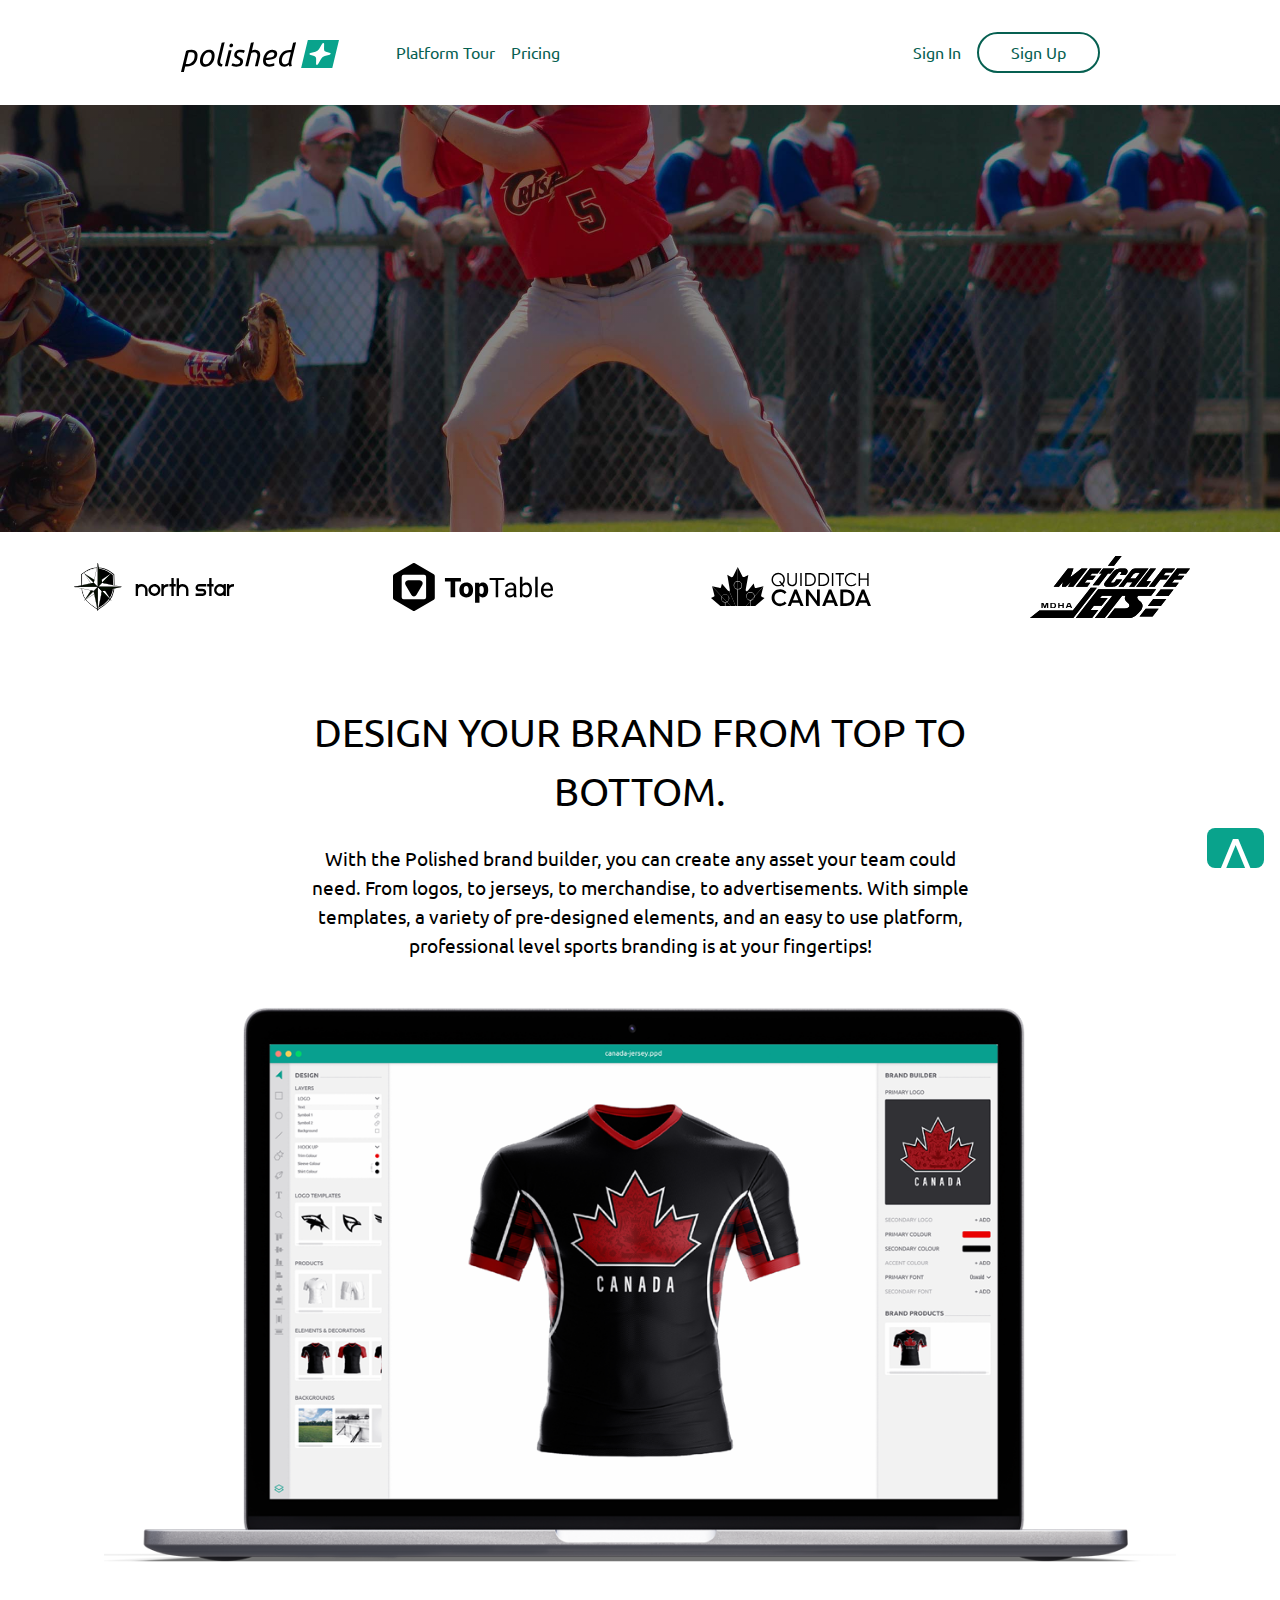
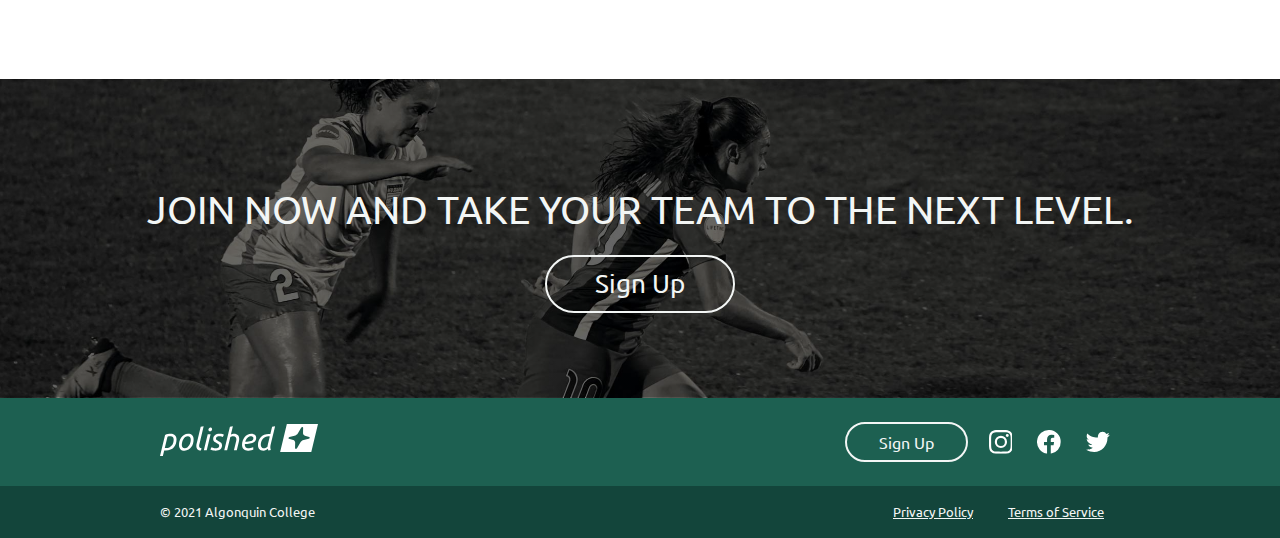
<file: index.html>
<!DOCTYPE html>
<html lang="en">

<head>
    <meta charset="UTF-8">
    <meta http-equiv="X-UA-Compatible" content="IE=edge">
    <meta name="viewport" content="width=device-width, initial-scale=1.0">
    <title>Polished+</title>
    <link rel="stylesheet" href="./css/main.css">
    <link rel="preconnect" href="https://fonts.googleapis.com">
    <link rel="preconnect" href="https://fonts.gstatic.com" crossorigin>
    <link href="https://fonts.googleapis.com/css2?family=Ubuntu:ital,wght@0,300;0,400;0,700;1,300;1,400;1,700&display=swap" rel="stylesheet">  
</head>

<body>
    
    <ul class="skip-links">
        <li><a href="#nav">Skip to navigation</a></li>
        <li><a href="#main">Skip to main content</a></li>
        <li><a href="#footer">Skip to footer</a></li>
    </ul>

    <header class="masthead" role="banner">
        <div class="container-header container-flex">
            <h1 class="logo masthead-item-one">
                    <a href="./">
                        <img src="logos/logo-polished-color.svg" alt="Polished">
                    </a>
            </h1>
            <nav id="nav" role="navigation" class="masthead-item-two">
                <ul class="ul-masthead">
                    <li><a href="./platform-tour.html">Platform Tour</a></li>
                    <li><a href="./pricing.html">Pricing</a></li>
                    <li class="sign-in"><a href="#">Sign In</a></li>
                    <li><a class="button btn-green sign-up" href="sign-up.html">Sign Up </a></li>
                </ul>
            </nav>
            <a class="nav-toggle" href="#nav" aria-label="Click to open mobile nav">
                <span class="toggle top"></span>
                <span class="toggle middle"></span>
                <span class="toggle bottom"></span>
            </a>
        </div>
    </header>
    

    <main id="main" role="main">
        <header class="banner banner-hero" tabindex="0"> <!-- Hero banner -->
            <div class= "container">
                <h2>Community feel. Professional look.</h2>
                <p>Create your team’s new look with our simple, fast brand builder.</p>
                <a class="button btn-green" href="#">Sign Up</a>
            </div>
        </header>

        <section tabindex="0"> <!-- Logo bar -->
            <ul class="logo-bar">
                <li class="logo-item one"><img src="images/logos/logo-ns.svg" alt="north star's logo"/></li>
                <li class="logo-item two"><img src="images/logos/logo-tt.svg" alt="TopTable's logo"/></li>
                <li class="logo-item three"><img src="images/logos/logo-qc.svg" alt="QUIDDITCH CANADA's logo"/></li>
                <li class="logo-item four"><img src="images/logos/logo-met.svg" alt="Metcalfe Jets' logo"/></li>
            </ul>
        </section>

        <section class="product" tabindex="0"> <!-- Product intro -->
            <div class="container">
                <div class="container-text product-platform">
                    <h2>Design your brand from top to bottom.</h2>
                    <p>With the Polished brand builder, you can create any asset your team could need. From logos, to jerseys, to merchandise, to advertisements. With simple templates, a variety of pre-designed elements, and an easy to use platform, professional level sports branding is at your fingertips!</p>
                </div>
                <img src="images/product/laptop-platform.png" alt="Laptop platform">
            </div>
        </section>

        <section  class="banner banner-action" tabindex="0"><!-- Call to Action Banner -->
            <h2>Join now and take your team to the next level.</h2>
            <a class="button btn-white" href="#">Sign Up</a>
        </section>
    </main> 

    <footer id="footer" role="contentinfo">
        <div class="footer-top container-flex">
            <a class= "logo" href="/">
                <img src="images/logos/logo-polished-white.svg" alt="white polished logo">
                </a>
            <span class="footer-sign-up"><a class="button btn-white" href="#">Sign Up</a></span> 
            <div>
                <a href="#">
                    <i class="icon">
                        <svg>
                            <use xlink:href="images/icons.svg#ig"></use>
                        </svg>
                    </i>
                </a>
                <a href="#">
                    <i class="icon">
                        <svg>
                            <use xlink:href="images/icons.svg#fb"></use>
                        </svg>
                    </i>
                </a>
                <a href="#">
                    <i class="icon">
                        <svg>
                            <use xlink:href="images/icons.svg#twitter"></use>
                        </svg>
                    </i>
                </a>
            </div>
        </div>
        <div class="footer-bottom-wrapper">
            <div class="footer-bottom container-flex">
                <small>&copy; 2021 Algonquin College</small>
                <ul class="ul-footer">
                    <li><a href="">Privacy Policy</a></li>
                    <li><a href="">Terms of Service</a></li>
                </ul>
            </div>
        </div>
        <a class="to-top" href="#main">	&#708;</a>
    </footer>
    <script src="./js/main.js"></script> 
</body>
</html>
</file>
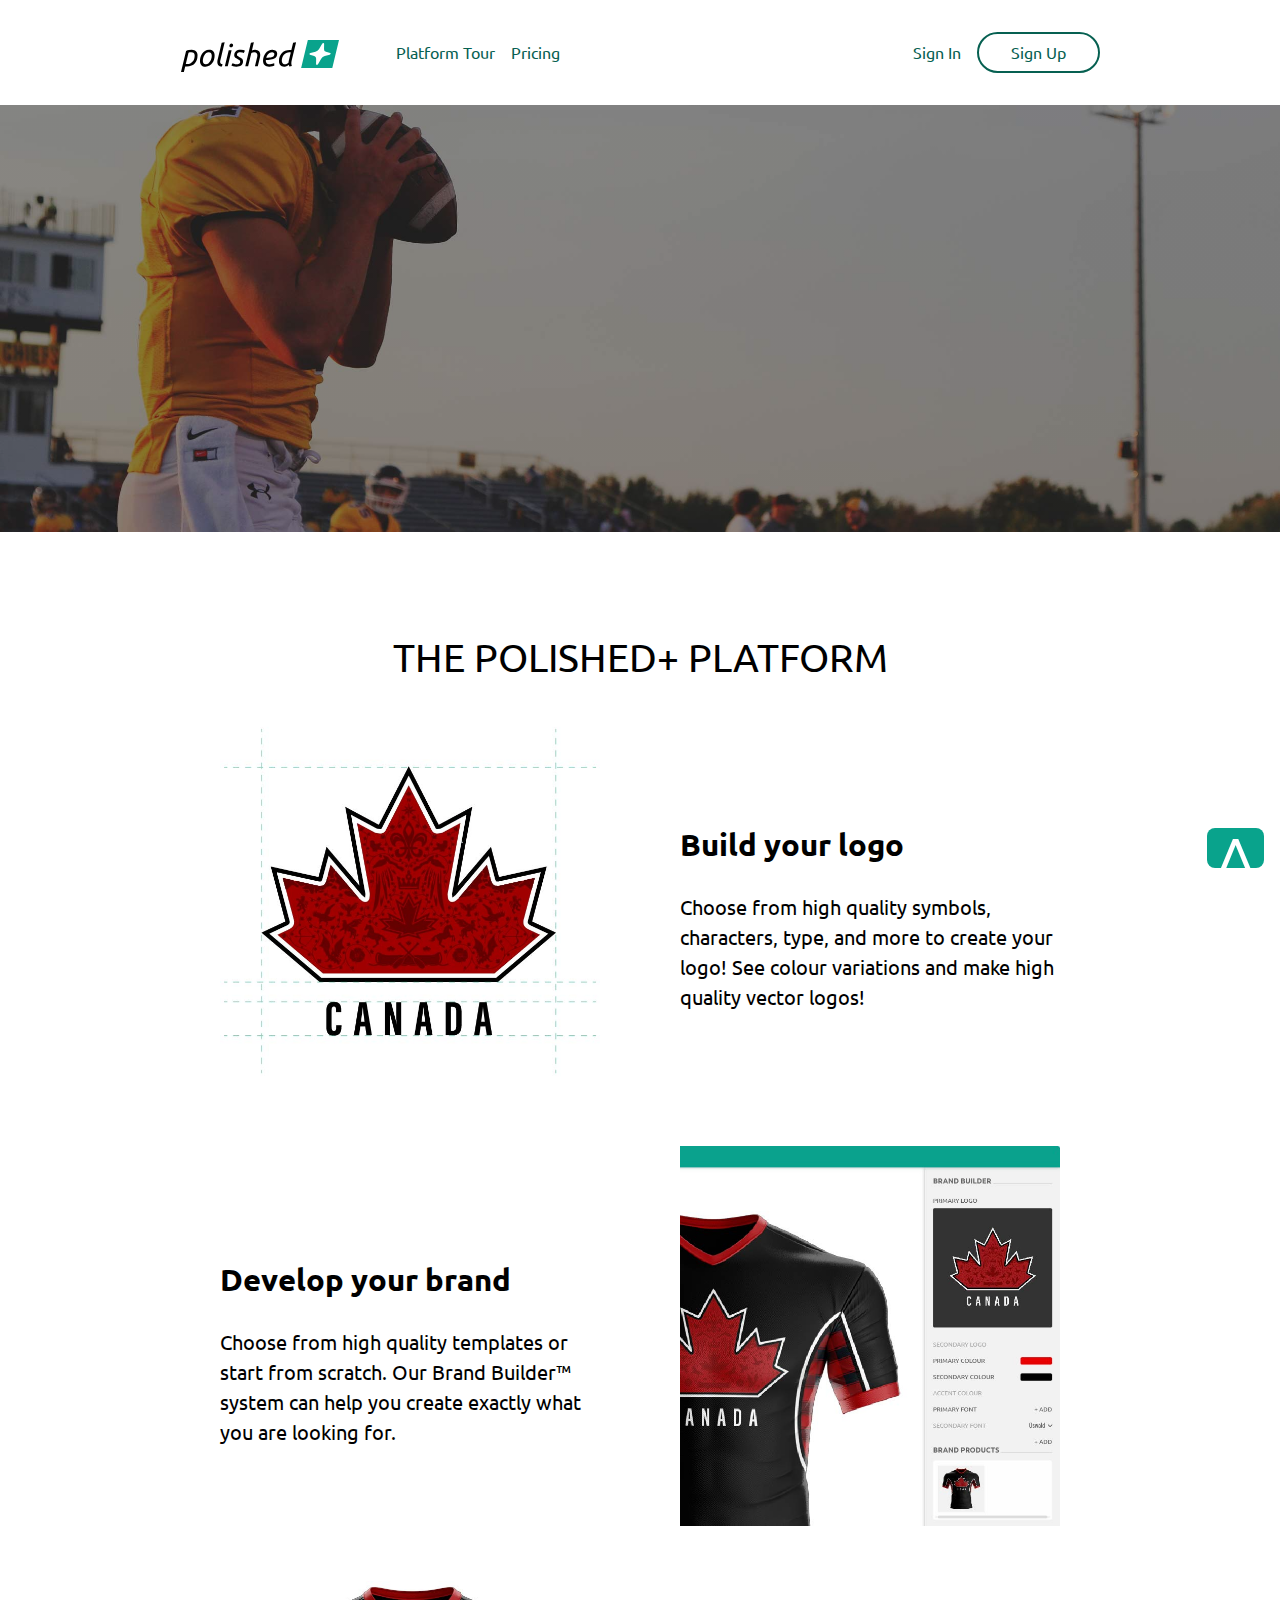
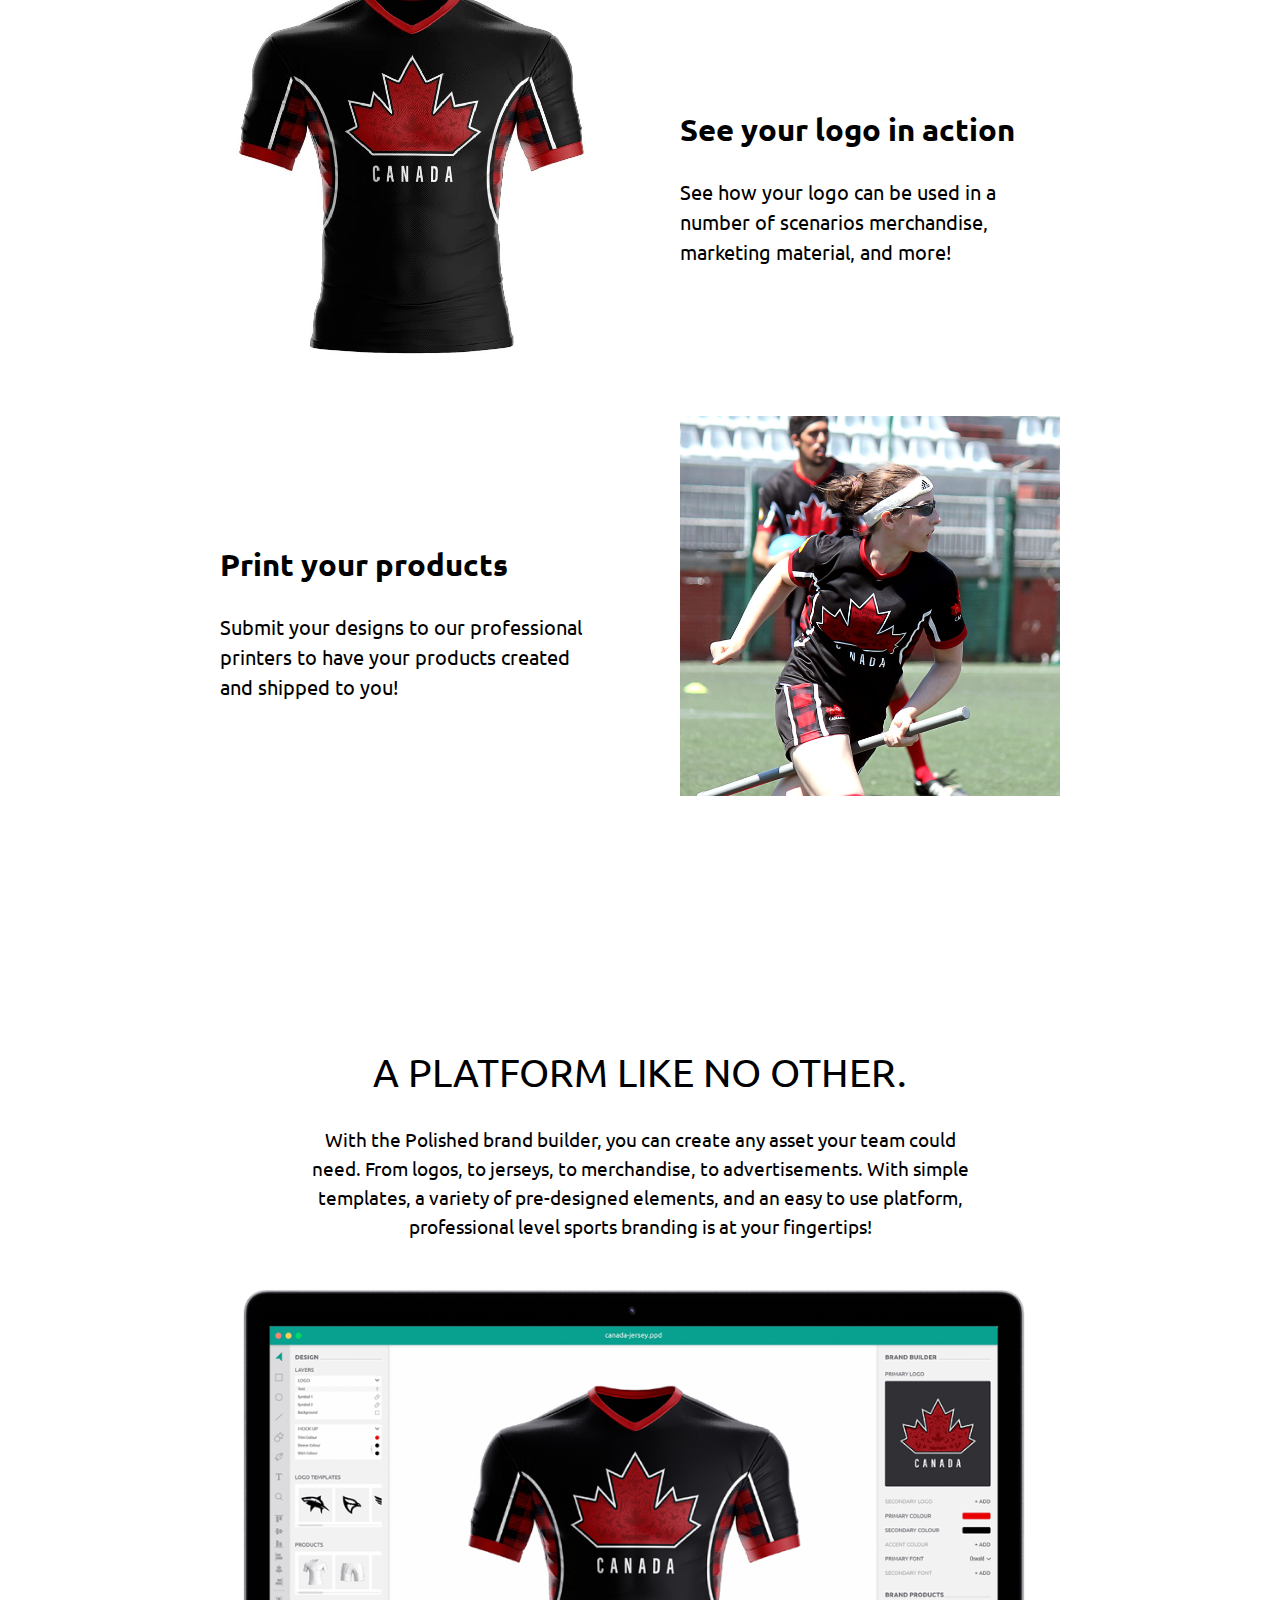
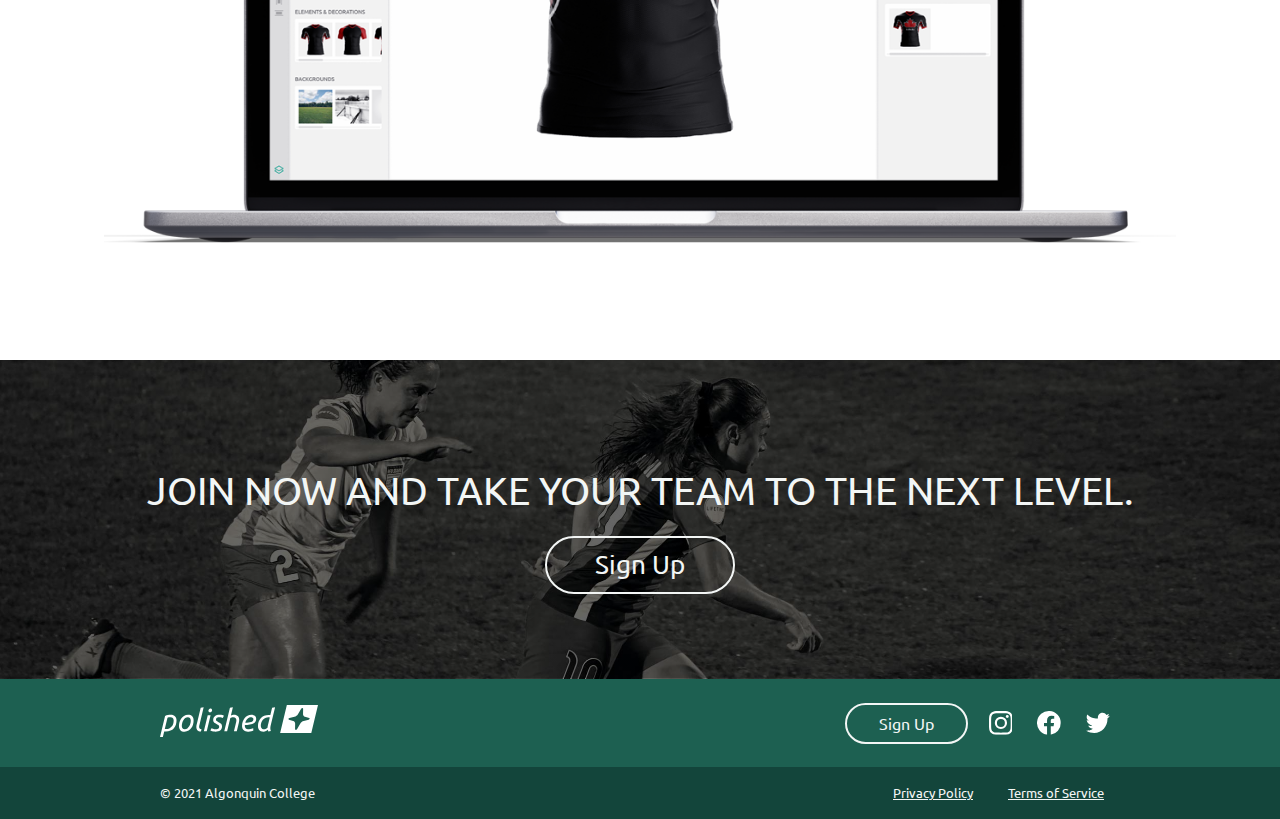
<file: platform-tour.html>
<!DOCTYPE html>
<html lang="en">

<head>
    <meta charset="UTF-8">
    <meta http-equiv="X-UA-Compatible" content="IE=edge">
    <meta name="viewport" content="width=device-width, initial-scale=1.0">
    <title>Platform Tour-Polished+</title>
    <link rel="stylesheet" href="./css/main.css">
    <link rel="preconnect" href="https://fonts.googleapis.com">
    <link rel="preconnect" href="https://fonts.gstatic.com" crossorigin>
    <link href="https://fonts.googleapis.com/css2?family=Ubuntu:ital,wght@0,300;0,400;0,700;1,300;1,400;1,700&display=swap" rel="stylesheet">  
</head>

<body>

    <ul class="skip-links">
        <li><a href="#nav">Skip to navigation</a></li>
        <li><a href="#main">Skip to main content</a></li>
        <li><a href="#footer">Skip to footer</a></li>
    </ul>

    <header class="masthead" role="banner">
        <div class="container-header container-flex">
            <h1 class="logo masthead-item-one">
                <a href="./">
                    <img src="logos/logo-polished-color.svg" alt="Polished">
                </a>
            </h1>
            <nav id="nav" role="navigation" class="masthead-item-two">
                <ul class="ul-masthead">
                    <li><a href="./platform-tour.html">Platform Tour</a></li>
                    <li><a href="./pricing.html">Pricing</a></li>
                    <li class="sign-in"><a href="#">Sign In</a></li>
                    <li><a class="button btn-green sign-up" href="sign-up.html">Sign Up </a></li>
                </ul>
            </nav>
            <a class="nav-toggle" href="#nav" aria-label="Click to open mobile nav">
                <span class="toggle top"></span>
                <span class="toggle middle"></span>
                <span class="toggle bottom"></span>
            </a>
        </div>
    </header>
    
    <main id="main">
        <header class="banner banner-hero banner-platform-tour" tabindex="0"> <!-- Hero banner -->
            <div class= "container">
                <h2>Next Level Design at Your Fingertips.</h2>
                <p>The Polished+ platform makes designing your brand fast and simple.</p>
                <a class="button btn-green" href="#">Sign Up</a>
            </div>
        </header>

        <section class="platform-tour" tabindex="0"> <!-- Product Tour -->
            <div class="container">
                <div class="container-text">
                    <h2>The Polished+ Platform</h2>
                    <div class= "platform-tour-container">
                        <div class=platform-tour-text>
                            <h3>Build your logo</h3>
                            <p>Choose from high quality symbols, characters, type, and more to create your logo! See colour variations and make high quality vector logos!</p>
                        </div>
                        <div class=platform-tour-image>
                            <img src="images/product/build-your-logo.jpg" alt="">
                        </div>
                    </div>
                    <div class= "platform-tour-container">
                        <div class=platform-tour-text>
                            <h3>Develop your brand</h3>
                            <p>Choose from high quality templates or start from scratch. Our Brand Builder™ system can help you create exactly what you are looking for.</p>
                        </div>
                        <div class=platform-tour-image>
                            <img src="images/product/build-your-brand.jpg" alt="">
                        </div>
                    </div>
                    <div class= "platform-tour-container">
                        <div class=platform-tour-text>
                            <h3>See your logo in action</h3>
                            <p>See how your logo can be used in a number of scenarios merchandise, marketing material, and more!</p>
                        </div>
                        <div class=platform-tour-image>
                            <img src="images/product/logo-in-action.jpg" alt="">
                        </div>
                    </div>
                    <div class= "platform-tour-container">
                        <div class=platform-tour-text>
                            <h3>Print your products</h3>
                            <p>Submit your designs to our professional printers to have your products created and shipped to you!</p>
                        </div>
                        <div class=platform-image>
                            <img src="images/product/print-your-product.jpg" alt="">
                        </div>
                    </div>
                </div>
            </div>
        </section>
        
        <section class="product" tabindex="0"> <!-- Product intro -->
            <div class="container">
                <div class="container-text product-platform">
                    <h2>A platform like no other.</h2>
                    <p>With the Polished brand builder, you can create any asset your team could need. From logos, to jerseys, to merchandise, to advertisements. With simple templates, a variety of pre-designed elements, and an easy to use platform, professional level sports branding is at your fingertips!</p>
                </div>
                <img src="images/product/laptop-platform.png" alt="Laptop platform">
            </div>
        </section>
        
        <section  class="banner banner-action"><!-- Call to Action Banner -->
            <h2>Join now and take your team to the next level.</h2>
            <a class="button btn-white" href="#">Sign Up</a>
        </section>
        
    </main> 

    <footer id="footer" role="contentinfo">
        <div class="footer-top container-flex">
            <a class= "logo" href="/">
                <img src="images/logos/logo-polished-white.svg" alt="white polished logo">
                </a>
                <span class="footer-sign-up"><a class="button btn-white" href="#">Sign Up</a></span> 
                <div>
                    <a href="#">
                        <i class="icon">
                            <svg>
                                <use xlink:href="images/icons.svg#ig"></use>
                            </svg>
                        </i>
                    </a>
                    <a href="#">
                        <i class="icon">
                            <svg>
                                <use xlink:href="images/icons.svg#fb"></use>
                            </svg>
                        </i>
                    </a>
                    <a href="#">
                        <i class="icon">
                            <svg>
                                <use xlink:href="images/icons.svg#twitter"></use>
                            </svg>
                        </i>
                    </a>
                </div>
            </div>
            <div class="footer-bottom-wrapper">
                <div class="footer-bottom container-flex">
                    <small>&copy; 2021 Algonquin College</small>
                    <ul class="ul-footer">
                        <li><a href="">Privacy Policy</a></li>
                        <li><a href="">Terms of Service</a></li>
                    </ul>
                </div>
            </div>
        <a class="to-top" href="#main">	&#708;</a>
    </footer>
    <script src="./js/main.js"></script> 
</body>
</html>
</file>
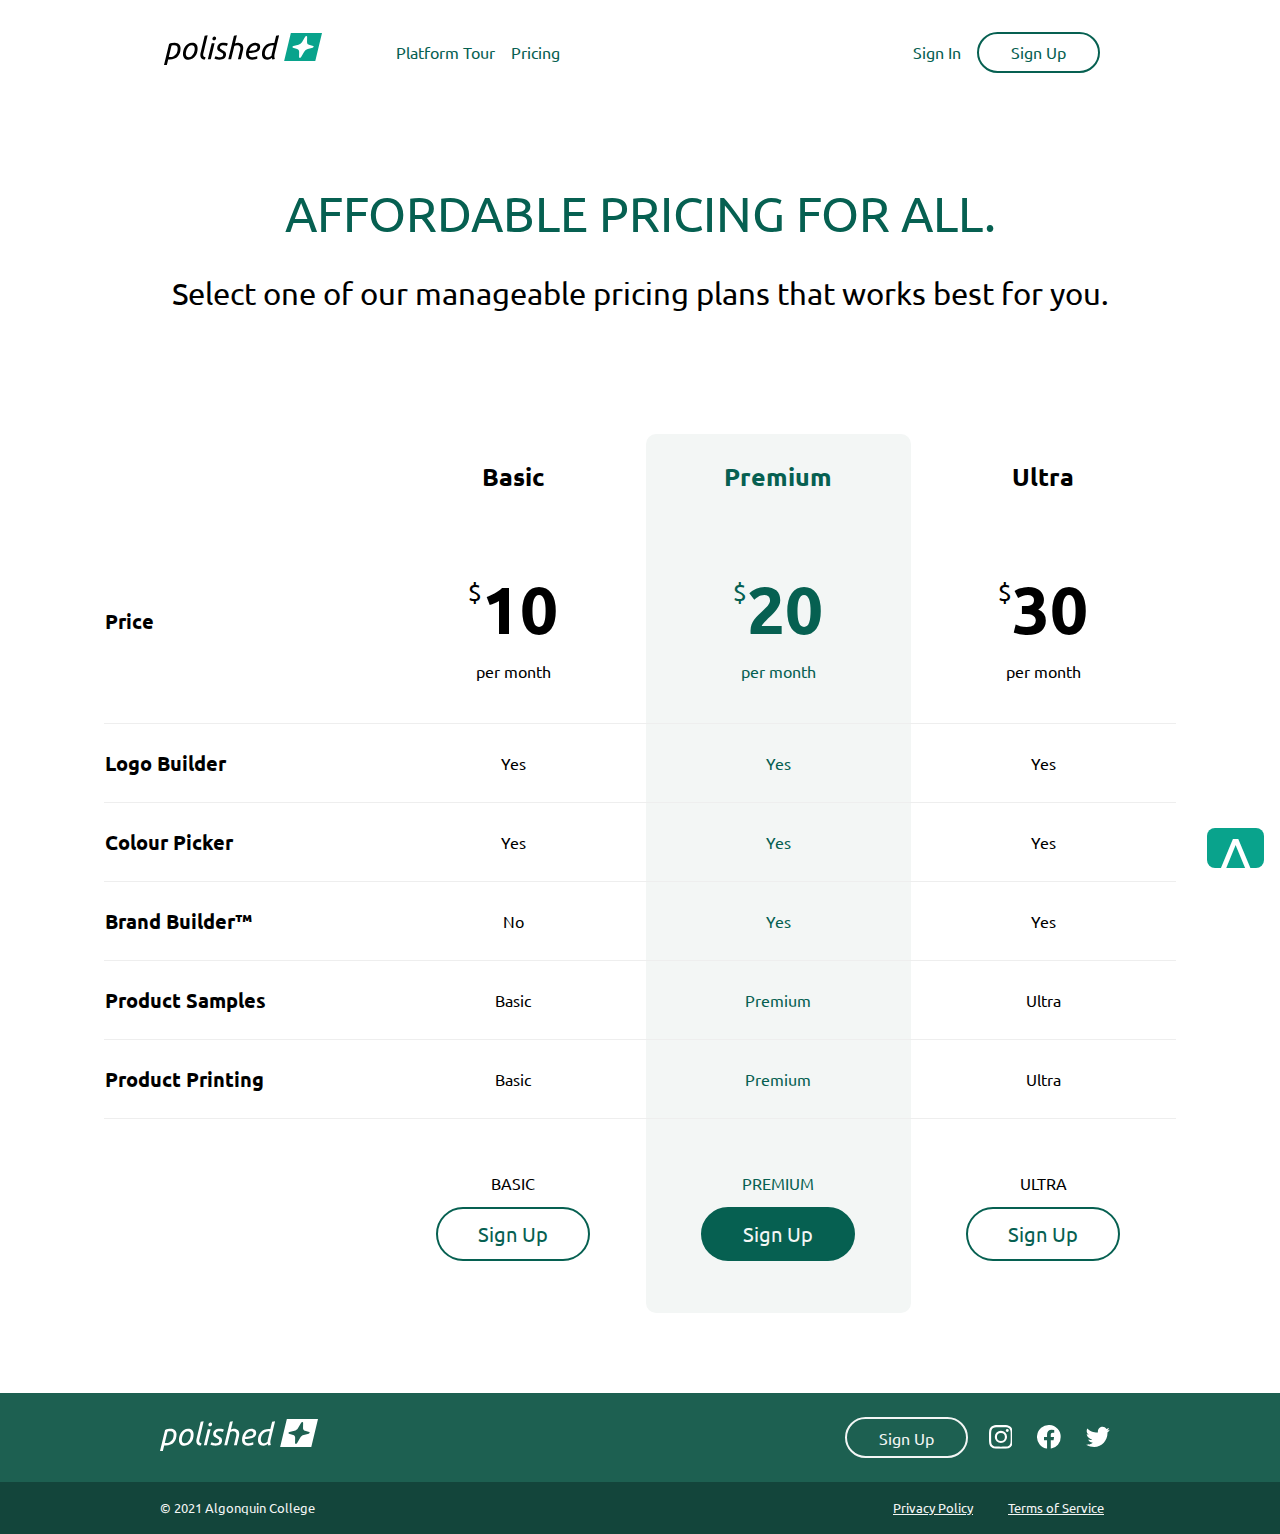
<file: pricing.html>
<!DOCTYPE html>
<html lang="en">

<head>
    <meta charset="UTF-8">
    <meta http-equiv="X-UA-Compatible" content="IE=edge">
    <meta name="viewport" content="width=device-width, initial-scale=1.0">
    <title>Pricing-Polished+</title>
    <link rel="stylesheet" href="./css/main.css">
    <link rel="preconnect" href="https://fonts.googleapis.com">
    <link rel="preconnect" href="https://fonts.gstatic.com" crossorigin>
    <link href="https://fonts.googleapis.com/css2?family=Ubuntu:ital,wght@0,300;0,400;0,700;1,300;1,400;1,700&display=swap" rel="stylesheet">  
</head>

<body>

    <ul class="skip-links">
        <li><a href="#nav">Skip to navigation</a></li>
        <li><a href="#main">Skip to main content</a></li>
        <li><a href="#footer">Skip to footer</a></li>
    </ul>

    <header class="masthead" role="banner">
        <div class="container-header container-flex">
            <strong class="logo masthead-item-one">
                    <a href="./">
                        <img src="logos/logo-polished-color.svg" alt="Polished">
                    </a>
            </strong>
            <nav id="nav" role="navigation" class="masthead-item-two">
                <ul class="ul-masthead">
                    <li><a href="./platform-tour.html">Platform Tour</a></li>
                    <li><a href="./pricing.html">Pricing</a></li>
                    <li class="sign-in"><a href="#">Sign In</a></li>
                    <li><a class="button btn-green sign-up" href="sign-up.html">Sign Up </a></li>
                </ul>
            </nav>
            <a class="nav-toggle" href="#nav" aria-label="Click to open mobile nav" >
                <span class="toggle top"></span>
                <span class="toggle middle"></span>
                <span class="toggle bottom"></span>
            </a>
        </div>
    </header>

    <main id="main">
        <section class="pricing" tabindex="0">
            <div class="container">
                <div class="pricing-text">
                    <h1>Affordable Pricing for All. </h1>
                    <p>Select one of our manageable pricing plans that works best for you.</p>
                </div>
                <div class="table-scroller">
                    <table class="table-pricing">
                        <thead>
                            <tr>
                                <td>&nbsp;</td>
                                <th scope="col">Basic</th>
                                <th scope="col">Premium</th>
                                <th scope="col">Ultra</th>
                            </tr>
                        </thead>
                        <tbody>
                            <tr>
                                <th scope="row">Price</th>
                                <td>
                                    <sup>$</sup><span>10</span><br>per month 
                                </td>
                                <td>
                                    <sup>$</sup><span>20</span><br>per month 
                                </td>
                                <td>
                                    <sup>$</sup><span>30</span><br>per month 
                                </td>
                            </tr>
                            <tr>
                                <th scope="row">Logo Builder</th>
                                <td>Yes</td>
                                <td>Yes</td>
                                <td>Yes</td>
                            </tr>
                            <tr>
                                <th scope="row">Colour Picker</th>
                                <td>Yes</td>
                                <td>Yes</td>
                                <td>Yes</td>
                            </tr>
                            <tr>
                                <th scope="row">Brand Builder&trade;</th>
                                <td>No</td>
                                <td>Yes</td>
                                <td>Yes</td>
                            </tr>
                            <tr>
                                <th scope="row">Product Samples</th>
                                <td>Basic</td>
                                <td>Premium</td>
                                <td>Ultra</td>
                            </tr>
                            <tr>
                                <th scope="row">Product Printing</th>
                                <td>Basic</td>
                                <td>Premium</td>
                                <td>Ultra</td>
                            </tr>
                        </tbody>
                        <tfoot>
                            <tr>
                                <td>&nbsp;</td>
                                <td>
                                    <p>Basic</p>
                                    <a href="#" class="button btn-green sign-up">Sign Up </a>
                                </td>
                                <td>
                                    <p>Premium</p>
                                    <a href="#" class="button btn-green sign-up premium-btn">Sign Up </a>
                                </td>
                                <td>
                                    <p>Ultra</p>
                                    <a href="#" class="button btn-green sign-up">Sign Up </a>
                                </td>
                            </tr>
                        </tfoot>
                    </table>
                </div>
            </div>
        </section>
    </main>

    <footer id="footer" role="contentinfo">
        <div class="footer-top container-flex">
            <a class= "logo" href="/">
                <img src="images/logos/logo-polished-white.svg" alt="white polished logo">
                </a>
                <span class="footer-sign-up"><a class="button btn-white" href="#">Sign Up</a></span> 
                <div>
                    <a href="#">
                        <i class="icon">
                            <svg>
                                <use xlink:href="images/icons.svg#ig"></use>
                            </svg>
                        </i>
                    </a>
                    <a href="#">
                        <i class="icon">
                            <svg>
                                <use xlink:href="images/icons.svg#fb"></use>
                            </svg>
                        </i>
                    </a>
                    <a href="#">
                        <i class="icon">
                            <svg>
                                <use xlink:href="images/icons.svg#twitter"></use>
                            </svg>
                        </i>
                    </a>
                </div>
            </div>
            <div class="footer-bottom-wrapper">
                <div class="footer-bottom container-flex">
                    <small>&copy; 2021 Algonquin College</small>
                    <ul class="ul-footer">
                        <li><a href="">Privacy Policy</a></li>
                        <li><a href="">Terms of Service</a></li>
                    </ul>
                </div>
            </div>
        <a class="to-top" href="#main">	&#708;</a>
    </footer>
    <script src="./js/main.js"></script> 
</body>
</html>
</file>
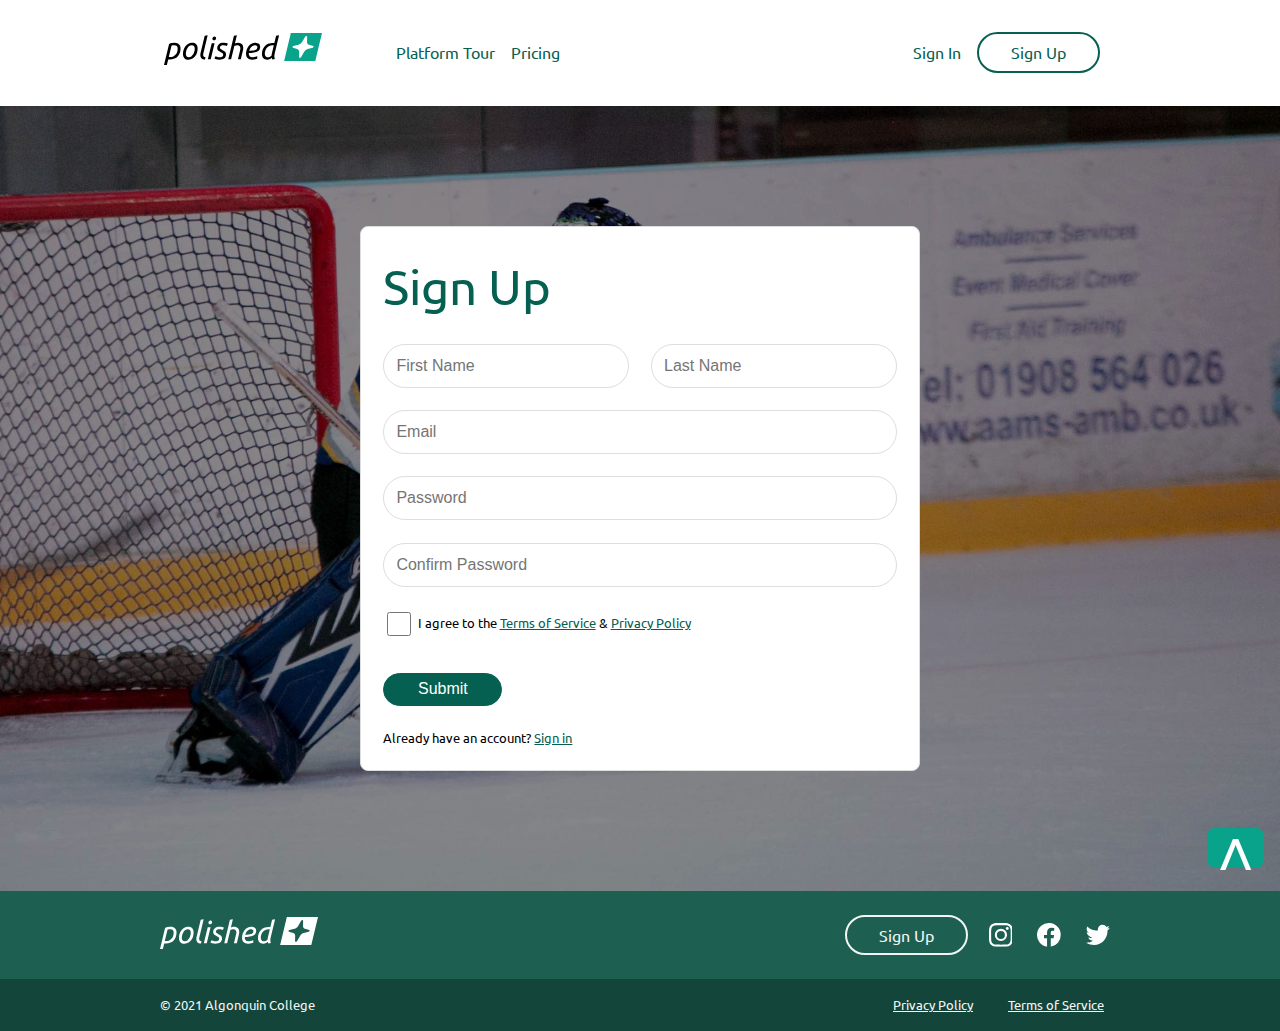
<file: sign-up.html>
<!DOCTYPE html>
<html lang="en">

<head>
    <meta charset="UTF-8">
    <meta http-equiv="X-UA-Compatible" content="IE=edge">
    <meta name="viewport" content="width=device-width, initial-scale=1.0">
    <title>Sign-Up-Polished+</title>
    <link rel="stylesheet" href="./css/main.css">
    <link rel="preconnect" href="https://fonts.googleapis.com">
    <link rel="preconnect" href="https://fonts.gstatic.com" crossorigin>
    <link href="https://fonts.googleapis.com/css2?family=Ubuntu:ital,wght@0,300;0,400;0,700;1,300;1,400;1,700&display=swap" rel="stylesheet">  
</head>

<body>


    <ul class="skip-links">
        <li><a href="#nav">Skip to navigation</a></li>
        <li><a href="#main">Skip to main content</a></li>
        <li><a href="#footer">Skip to footer</a></li>
    </ul>

    <header class="masthead" role="banner">
        <div class="container-header container-flex">
            <strong class="logo masthead-item-one">
                    <a href="./">
                        <img src="logos/logo-polished-color.svg" alt="Polished">
                    </a>
            </strong>
            <nav id="nav" role="navigation" class="masthead-item-two">
                <ul class="ul-masthead">
                    <li><a href="./platform-tour.html">Platform Tour</a></li>
                    <li><a href="./pricing.html">Pricing</a></li>
                    <li class="sign-in"><a href="#">Sign In</a></li>
                    <li><a class="button btn-green sign-up" href="sign-up.html">Sign Up </a></li>
                </ul>
            </nav>
            <a class="nav-toggle" href="#nav" aria-label="Click to open mobile nav">
                <span class="toggle top"></span>
                <span class="toggle middle"></span>
                <span class="toggle bottom"></span>
            </a>
        </div>
    </header>

    <main id="main" class="main-sign-up">
        <section class="section-sign-up"> 
            <form name="sign-up-form">
                <h1>Sign Up</h1>
                <div class="form-grid first-name">
                    <label class="screen-reader-text" for="first-name">First Name</label>
                    <input type="text" placeholder="First Name" name="first-name" id="first-name" required/>
                </div>
                <div class="form-grid last-name">
                    <label class="screen-reader-text" for="last-name">Last Name</label>
                    <input type="text" placeholder="Last Name" name="last-name" id="last-name" required/>
                </div>
                <div class="form-grid">
                    <label class="screen-reader-text" for="email">Email</label>
                    <input type="email" placeholder="Email" name="email" id="email" required/>
                </div>
                <div class="form-grid">
                    <label class="screen-reader-text" for="password">Password</label>
                    <input type="password" placeholder="Password" name="password" id="password" required/>
                </div>
                <div class="form-grid">
                    <label class="screen-reader-text" for="confirm-password">Confirm Password</label>
                    <input type="password" placeholder="Confirm Password" name="password" id="confirm-password" required/>
                </div>
                <div class="form-grid checkbox-grid">
                    <input type="checkbox" id="checkbox" required/>
                    <label for="checkbox">I agree to the <a href="#">Terms of Service</a> & <a href="#">Privacy Policy</a></label>
                </div>
                <div class="form-grid">
                    <button class="button sign-up-btn" type="submit">Submit</button>
                </div>
                <p>Already have an account? <a href="#">Sign in</a></p>
            </form>
        </section> 
    </main>

    <footer id="footer" role="contentinfo">
        <div class="footer-top container-flex">
            <a class= "logo" href="/">
                <img src="images/logos/logo-polished-white.svg" alt="white polished logo">
            </a>
            <span class="footer-sign-up"><a class="button btn-white" href="#">Sign Up</a></span> 
            <div>
                <a href="#">
                    <i class="icon">
                        <svg>
                            <use xlink:href="images/icons.svg#ig"></use>
                        </svg>
                    </i>
                </a>
                <a href="#">
                    <i class="icon">
                        <svg>
                            <use xlink:href="images/icons.svg#fb"></use>
                        </svg>
                    </i>
                </a>
                <a href="#">
                    <i class="icon">
                        <svg>
                            <use xlink:href="images/icons.svg#twitter"></use>
                        </svg>
                    </i>
                </a>
            </div>
        </div>
            <div class="footer-bottom-wrapper">
                <div class="footer-bottom container-flex">
                    <small>&copy; 2021 Algonquin College</small>
                    <ul class="ul-footer">
                        <li><a href="">Privacy Policy</a></li>
                        <li><a href="">Terms of Service</a></li>
                    </ul>
                </div>
            </div>
        <a class="to-top" href="#main">	&#708;</a>
    </footer>
    <script src="./js/main.js"></script> 
</body>
</html>
</file>
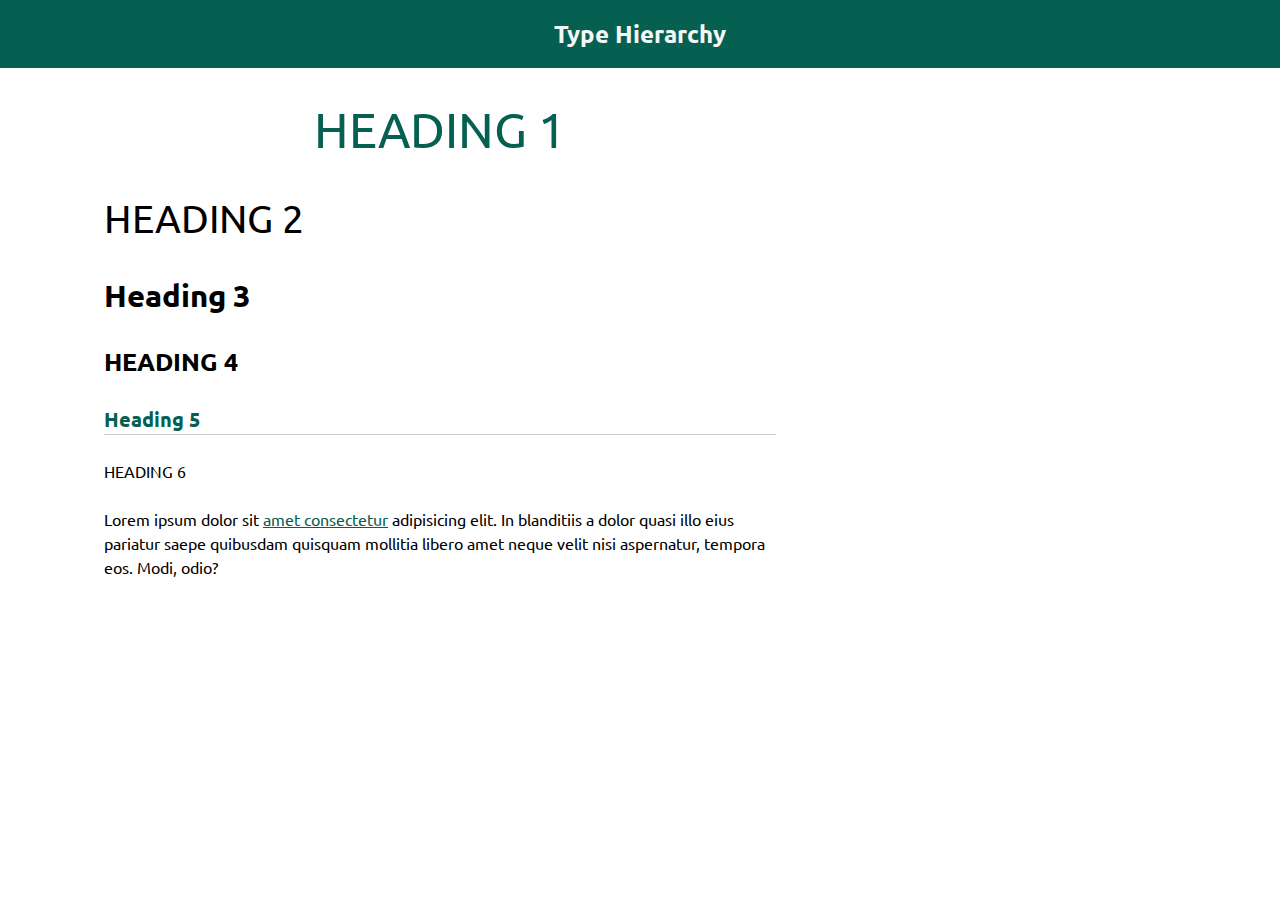
<file: stylesheet.html>
<!DOCTYPE html>
<html lang="en">
    <head>
        <meta charset="UTF-8">
        <meta http-equiv="X-UA-Compatible" content="IE=edge">
        <meta name="viewport" content="width=device-width, initial-scale=1.0">
        <title>Stylesheet</title>
        <link rel="stylesheet" href="./css/main.css">
        <link rel="preconnect" href="https://fonts.googleapis.com">
        <link rel="preconnect" href="https://fonts.gstatic.com" crossorigin>
        <link href="https://fonts.googleapis.com/css2?family=Ubuntu:ital,wght@0,300;0,400;0,700;1,300;1,400;1,700&display=swap" rel="stylesheet">  
    </head>
    <body>
        <header class= "mast">
            <div class= "container"> 
                <a href="#">
                    <strong>Type Hierarchy</strong>
                </a>
            </div>
        </header>
        <main>
            <div class= "container">
                <div class= container-text>
                    <h1>Heading 1</h1>
                    <h2>Heading 2</h2>
                    <h3>Heading 3</h3>
                    <h4>Heading 4</h4>
                    <h5>Heading 5</h5>
                    <h6>Heading 6</h6>
                    <p>
                        Lorem ipsum dolor sit <a href="#">amet consectetur</a> adipisicing elit. In blanditiis a dolor quasi illo eius pariatur saepe quibusdam quisquam mollitia libero amet neque velit nisi aspernatur, tempora eos. Modi, odio?
                    </p>
                </div>
            </div>
        </main>
    </body>
</html>
</file>
<file: css/main.css>
:root {
  --color-primary: #066051;
  --color-primary--pale: #f3f6f5;
  --color-primary--medium: #09a38c;
  --color-primary--dark: #045d4f;
  --font-primary: "Ubuntu", sans-serif;
}

/* ------ Boilerplate -------- */
html {
  box-sizing: border-box;
}

*, *::before, *::after {
  box-sizing: inherit;
}

body {
  margin: 0px;
}

table {
  width: 100%;
}

img {
  max-width: 100%;
}

a {
  color: var(--color-primary);
}

a:hover, a:focus {
  color: var(--color-primary--medium);
}

/* ----------------- Type hierarchy ----------------- */
html {
  font-family: var(--font-primary);
  line-height: 1.5;
}

h1,
h2,
h3,
h4,
h5,
h6,
p,
ul,
ol {
  margin: 0 0 1.5rem;
}

h1 {
  font-size: 1.802rem;
  font-weight: normal;
  text-transform: uppercase;
  color: var(--color-primary);
  text-align: center;
}

h2 {
  font-size: 1.602rem;
  text-transform: uppercase;
  font-weight: normal;
}

h3 {
  font-size: 1.424rem;
}

h4 {
  font-size: 1.266rem;
  text-transform: uppercase;
}

h5 {
  font-size: 1.125rem;
  color: var(--color-primary);
  border-bottom: 1px solid #ccc;
}

h6 {
  font-size: 1rem;
  font-weight: normal;
  text-transform: uppercase;
}

small {
  font-size: 0.889rem;
}

@media only screen and (min-width: 45em) {
  /* ---------- Tablet ---------- */
  h1 {
    font-size: 2.488rem;
  }

  h2 {
    font-size: 2.074rem;
  }

  h3 {
    font-size: 1.728rem;
  }

  h4 {
    font-size: 1.44rem;
  }

  h5 {
    font-size: 1.2rem;
  }

  small {
    font-size: 0.833rem;
  }
}
@media only screen and (min-width: 60em) {
  /* ---------- Desktop ---------- */
  h1 {
    font-size: 3.052rem;
  }

  h2 {
    font-size: 2.441rem;
  }

  h3 {
    font-size: 1.953rem;
  }

  h4 {
    font-size: 1.563rem;
  }

  h5 {
    font-size: 1.25rem;
  }

  small {
    font-size: 0.8rem;
  }
}
/* ----------------- Layout ----------------- */
.container {
  width: 100%;
  max-width: 70em;
  padding-left: 1.5rem;
  padding-right: 1.5rem;
  margin: 0 auto;
}

.container-text {
  width: 100%;
  max-width: 42em;
}

.container-flex {
  width: 100vw;
}

/* ----------------- Forms ----------------- */
form {
  max-width: 35rem;
  min-width: 20em;
  margin: 0 auto;
  padding: 1.4rem;
  border-radius: 0.5rem;
  background-color: #fff;
  border: 1px solid #ddd;
  display: grid;
  gap: 1.38rem;
}

form h1 {
  text-transform: none;
  text-align: left;
  margin: 0;
}

form p {
  margin: 0;
  font-size: 0.82rem;
}

.screen-reader-text {
  position: absolute;
  clip-path: polygon(0 0, 0.1% 0, 0.1% 0.1%, 0.1% 0);
}

input {
  border: 1px solid #ddd;
  border-radius: 1.5rem;
  padding: 0.75rem;
  font-size: 1rem;
  width: 100%;
}

[type=checkbox] + label {
  position: absolute;
  top: -0.09rem;
  font-size: 0.833rem;
  display: block;
  padding-left: 2.3rem;
}

.checkbox-grid {
  position: relative;
  padding-bottom: 0.65rem;
}

[type=checkbox] {
  width: 1.5rem;
  height: 1.5rem;
}

@media only screen and (min-width: 25em) {
  [type=checkbox] + label {
    top: 0.3rem;
    display: inline;
    padding-left: 0.2rem;
  }
}
@media only screen and (min-width: 45em) {
  form {
    grid-template-columns: repeat(2, 1fr);
  }

  form h1,
form div:not(.first-name):not(.last-name) {
    grid-column: 1/-1;
  }
}
/* ----------------- Icons ----------------- */
.icon svg {
  height: 1.49rem;
  width: 1.49rem;
  margin: 0.65rem;
  margin-top: 2rem;
  fill: #fff;
  transition: fill 0.3s;
}

.icon svg:hover, .icon svg:focus {
  fill: var(--color-primary--medium);
}

@media only screen and (min-width: 45em) {
  .icon svg {
    margin-top: 1rem;
  }
}
/* -----------------Accessibility------------------- */
:root {
  --colour-accent:#75d30a;
}

.skip-links {
  margin: 0;
  padding: 0;
}

.skip-links a {
  position: absolute;
  top: -1000rem;
  display: inline-block;
  padding: 1rem;
  background-color: var(--colour-accent);
  color: #fff;
  font-weight: bold;
  z-index: 100000000;
}

.skip-links a:focus {
  top: 0;
}

.to-top {
  position: fixed;
  padding: 0.8rem 0.6rem 0.2rem 0.6rem;
  right: 0;
  bottom: 0;
  margin-right: 1rem;
  margin-bottom: 2rem;
  background-color: var(--color-primary--medium);
  border-radius: 0.5rem;
}

a.to-top {
  color: #fff;
  font-size: 4rem;
  line-height: 1.5rem;
  text-decoration: none;
}

*:focus {
  outline: 0.125rem solid var(--colour-accent);
  outline-offset: 0.225rem;
}

@supports selector(:focus-visible) {
  *:focus {
    outline: none;
  }

  *:focus-visible {
    outline: 0.125rem solid var(--colour-accent);
    outline-offset: 0.225rem;
  }
}
/* ----------------- Banners ----------------- */
.banner {
  font-family: "Ubuntu", sans-serif;
  font-weight: light;
  color: var(--color-primary--pale);
  text-align: center;
  background-position: center;
  background-size: cover;
  background-repeat: no-repeat;
}

.banner h2 {
  text-transform: uppercase;
  font-weight: normal;
  margin: 1rem 0;
}

.banner p {
  font-size: 1.3rem;
  margin: 1rem 0;
}

.banner-hero {
  background-image: linear-gradient(to bottom, #0007, #0007), url("../banners/hero-home.jpg");
  padding: 9.5rem 2rem;
  clear: both;
}

.banner-hero .container {
  padding: 1rem;
}

.banner-action {
  background-image: linear-gradient(to bottom, #0009, #0009), url("../banners/soccer-banner-bw.jpg");
  padding: 5.3rem 1.5rem;
}

.banner-hero.banner-platform-tour {
  background-image: linear-gradient(to bottom, #0007, #0007), url("../banners/hero-platform.jpg");
}

@media only screen and (min-width: 45em) {
  banner-hero {
    padding: 13.5rem 2rem;
  }
}
/* -----------------Animation------------------- */
.banner-hero h2,
.banner-hero p,
.banner-hero .button {
  transform: translateX(-10rem);
  opacity: 0;
  animation: slideIn 0.3s 0.8s forwards;
}

.banner-hero p {
  animation-delay: 1s;
}

.banner-hero .button {
  animation-delay: 1.3s;
}

@keyframes slideIn {
  from {
    transform: translateX(-10rem);
    opacity: 0;
  }
  to {
    transform: none;
    opacity: 1;
  }
}
/* ----------------- Buttons ----------------- */
.button {
  text-decoration: none;
  padding: 0.5rem 3rem;
  border-radius: 2.5rem;
  display: inline-block;
  font-size: 1.6rem;
  transition: all 0.5s;
}

.button:hover {
  background-color: var(--color-primary--medium);
  color: var(--color-primary--pale);
}

.button:active {
  background-color: var(--color-primary--dark);
  border-color: var(--color-primary--pale);
}

.btn-green {
  color: var(--color-primary--medium);
  border: 0.15rem solid var(--color-primary--medium);
}

.btn-white {
  color: var(--color-primary--pale);
  border: 0.15rem solid var(--color-primary--pale);
}

/* ------ masthead for reference style sheet -------- */
.mast {
  color: #f3f6f5;
  background-color: var(--color-primary);
  text-align: center;
  font-size: 1.5rem;
  padding: 1rem 0;
  margin-bottom: 1.5rem;
}

.mast a {
  color: #f3f6f5;
  text-decoration: none;
}

/* ----------------- Masthead ----------------- */
ul {
  text-align: center;
}

li {
  list-style: none;
  padding-right: 1rem;
}

.sign-up {
  font-size: 1rem;
  padding: 0.4rem 2rem;
  border-color: var(--color-primary);
  color: var(--color-primary);
}

.logo {
  margin: 0rem;
}

.masthead {
  background-color: #fff;
  position: fixed;
  top: 0;
  left: 0;
  width: 100%;
  z-index: 100000;
}

.masthead img {
  height: 2rem;
  max-width: 10rem;
}

.masthead .container-header {
  background-color: #fff;
  padding: 0.6rem 1.5rem;
  display: flex;
  align-items: center;
  justify-content: space-between;
}

.masthead a:not(.button) {
  color: var(--color-primary);
  text-decoration: none;
  transition: color 0.3s;
}

.masthead a:hover:not(.button) {
  color: var(--color-primary--medium);
}

.masthead nav {
  position: fixed;
  top: 3.84rem;
  right: -100vw;
  width: 100vw;
  height: 100vh;
  background-color: #fff;
  font-size: 1.25rem;
  transition: right 0.4s;
}

.masthead nav .ul-masthead {
  display: inline;
  padding: 0;
}

.masthead nav .ul-masthead li {
  padding-bottom: 1.5rem;
}

nav {
  padding-top: 10rem;
}

@media only screen and (min-width: 45em) {
  .masthead nav {
    background-color: transparent;
    position: static;
    top: auto;
    left: auto;
    width: auto;
    height: auto;
    z-index: auto;
  }

  .masthead nav a {
    display: block;
    font-size: 1rem;
  }

  .masthead nav .ul-masthead {
    display: flex;
    justify-content: space-between;
    align-items: center;
    flex-wrap: wrap;
  }

  .masthead nav .ul-masthead .sign-in {
    flex-grow: 1;
    text-align: right;
  }

  .masthead nav .ul-masthead li {
    padding-bottom: 0.5rem;
  }

  .masthead .container-flex {
    display: flex;
    justify-content: space-around;
    align-items: center;
    padding: 0 5rem;
    margin: 0 auto;
    max-width: 70em;
    gap: 2rem;
  }

  .masthead-item-one {
    flex: 0 0 20%;
  }

  .masthead-item-two {
    flex: 0 0 75%;
    padding-top: 2rem;
  }
}
/* ----------------- Nav-toggle ----------------- */
.nav-toggle {
  width: 2.5rem;
  height: 1.5rem;
  display: none;
  flex-direction: column;
  justify-content: space-between;
}

.nav-toggle .toggle {
  width: 100%;
  height: 4px;
  background-color: var(--color-primary--medium);
  position: relative;
  transition: transform 0.5s;
}

.masthead nav.open {
  right: 0;
}

.open .top {
  top: 50%;
  transform: translateY(-50%) rotate(45deg);
}

.open .middle {
  opacity: 0;
}

.open .bottom {
  bottom: 50%;
  transform: translateY(50%) rotate(-45deg);
}

@media only screen and (max-width: 45em) {
  .masthead-item-two a {
    display: none;
  }

  .nav-toggle {
    display: flex;
  }

  .open a {
    display: inline-block;
  }
}
/* ----------------- Logo-bar ----------------- */
.logo-bar {
  padding: 0 0.15rem;
  display: flex;
  justify-content: space-around;
  align-items: center;
  flex-wrap: wrap;
  padding-top: 1.5rem;
  margin: 0 auto;
  max-width: 90em;
}

.logo-bar .logo-item img {
  max-width: 160px;
}

.logo-bar .logo-item.one {
  flex: 0 0;
}

.logo-bar .logo-item.two {
  flex: 0 0;
}

.logo-bar .logo-item.three {
  flex: 0 0;
}

.logo-bar .logo-item.four {
  flex: 0 0;
}

@media only screen and (max-width: 52em) {
  .logo-bar {
    justify-content: center;
    align-content: space-between;
    padding-left: 3rem;
    padding-right: 3rem;
    min-height: 11rem;
    gap: 2rem;
  }

  .logo-bar .logo-item.one {
    flex: 0 0 40%;
  }

  .logo-bar .logo-item.two {
    flex: 0 0 40%;
  }

  .logo-bar .logo-item.three {
    flex: 0 0 40%;
  }

  .logo-bar .logo-item.four {
    flex: 0 0 40%;
  }
}
/* ----------------- Footer ----------------- */
footer .footer-top {
  background-color: #1D6051;
  text-align: center;
  padding: 1rem;
}

footer .footer-top a {
  text-decoration: none;
}

footer img {
  height: 2rem;
  display: block;
  margin: 0 auto;
  margin-bottom: 1.5rem;
}

footer .button {
  font-size: 1rem;
  padding: 0.4rem 2rem;
}

footer .footer-bottom {
  background-color: #13453B;
  color: #f3f6f5;
  text-align: center;
  padding-top: 1rem;
}

footer .footer-bottom a {
  color: #f3f6f5;
  transition: color 0.3s;
}

footer .footer-bottom a:hover {
  color: var(--color-primary--medium);
}

.ul-footer {
  padding: 1rem;
  margin-bottom: 0rem;
  font-size: smaller;
}

.ul-footer li {
  display: inline-block;
  padding-left: 1rem;
}

@media only screen and (min-width: 45em) {
  footer {
    background-color: #1D6051;
    margin: 0 auto;
  }

  footer img {
    margin: 0;
    display: inline;
    padding-right: 7rem;
  }

  footer .footer-top {
    display: flex;
    justify-content: space-around;
    align-items: center;
    padding: 1rem 5rem;
    margin: 0 auto;
    max-width: 70em;
  }

  footer .footer-sign-up {
    flex-grow: 1;
    text-align: right;
    margin-right: 0.65rem;
  }

  footer .footer-bottom {
    display: flex;
    justify-content: space-between;
    padding: 1rem 5rem;
    margin: 0 auto;
    max-width: 70em;
  }

  footer .footer-bottom small {
    padding-right: 0.4rem;
  }

  footer .footer-bottom ul {
    padding-left: 0.5rem;
  }

  footer .footer-bottom-wrapper {
    background-color: #13453B;
  }

  footer .ul-footer {
    padding: 0;
  }
}
/* ----------------- Platform Preview ----------------- */
.product .container {
  margin-top: 5rem;
  margin-bottom: 5.5rem;
}

.product .container-text {
  margin: 0 auto;
}

.product .product-platform {
  text-align: center;
}

.product .product-platform p {
  font-size: 1.2rem;
  padding-left: 0.4rem;
  padding-right: 0.4rem;
}

/* ------------------ Pricing -------------------- */
.pricing {
  padding-top: 11rem;
  padding-bottom: 5rem;
}

.pricing h1,
.pricing p {
  margin: 0 auto;
  text-align: center;
  padding-bottom: 1.3rem;
}

.pricing .container {
  padding-left: 1.5rem;
  padding-right: 1.5rem;
}

.pricing .container .pricing-text p {
  font-size: 1.953rem;
}

.pricing .container .button {
  font-size: 1.25rem;
  padding: 0.6rem 2.5rem;
}

.pricing .container .table-scroller {
  max-width: 100%;
  overflow-x: scroll;
  padding-top: 6rem;
}

.pricing .container .table-scroller .table-pricing {
  min-width: 44.5em;
  border-collapse: collapse;
}

.pricing .container .table-scroller .table-pricing thead th {
  font-size: 1.563rem;
  border-top-left-radius: 10px;
  border-top-right-radius: 10px;
}

.pricing .container .table-scroller .table-pricing tbody th {
  text-align: left;
  font-size: 1.25rem;
}

.pricing .container .table-scroller .table-pricing tbody tr:first-child td {
  padding-top: 2.45rem;
  padding-bottom: 2.45rem;
}

.pricing .container .table-scroller .table-pricing tbody th,
.pricing .container .table-scroller .table-pricing tbody td {
  border-bottom: 1px solid #eee;
}

.pricing .container .table-scroller .table-pricing tbody tr span {
  font-weight: 900;
  font-size: 4.209rem;
}

.pricing .container .table-scroller .table-pricing tfoot tr td {
  padding-top: 3.3rem;
  padding-bottom: 3.3rem;
}

.pricing .container .table-scroller .table-pricing tfoot p {
  text-transform: uppercase;
  margin-bottom: 0.75rem;
  padding-bottom: 0;
}

.pricing .container .table-scroller .table-pricing tfoot tr td {
  border-bottom-left-radius: 10px;
  border-bottom-right-radius: 10px;
}

.pricing .container .table-scroller .table-pricing tbody td,
.pricing .container .table-scroller .table-pricing tfoot td {
  text-align: center;
}

.pricing .container .table-scroller .table-pricing th,
.pricing .container .table-scroller .table-pricing td {
  padding-top: 1.5rem;
  padding-bottom: 1.5rem;
}

.pricing .container .table-scroller .table-pricing sup {
  position: relative;
  top: -1.7rem;
  font-weight: 400;
  font-size: 1.5rem;
}

.pricing .container .table-scroller .table-pricing .premium-btn {
  background-color: var(--color-primary);
  border-color: var(--color-primary);
  color: var(--color-primary--pale);
}

.pricing .container .table-scroller .table-pricing .premium-btn:hover, .pricing .container .table-scroller .table-pricing .premium-btn:active {
  background-color: #09a38c;
  border-color: #09a38c;
}

.pricing .container .table-scroller .table-pricing thead tr th:nth-child(3),
.pricing .container .table-scroller .table-pricing tbody tr td:nth-of-type(2),
.pricing .container .table-scroller .table-pricing tfoot td:nth-of-type(3) {
  background-color: var(--color-primary--pale);
  color: var(--color-primary);
}

@media only screen and (max-width: 50em) {
  .pricing .container .pricing-text p {
    font-size: 1.44rem;
  }
}
/* ---------------- Platform Tour ---------------- */
.platform-tour .container {
  margin-top: 6rem;
  margin-bottom: 12rem;
}

.platform-tour .container .container-text {
  margin: 0 auto;
  text-align: left;
  font-size: 1.25rem;
}

.platform-tour .container .container-text h2 {
  text-align: center;
}

.platform-tour .container .container-text .platform-tour-container {
  display: grid;
  grid-template-areas: "text" "image";
}

.platform-tour .container .container-text img {
  margin-bottom: 3rem;
}

.platform-tour .container .container-text .platform-tour-text {
  grid-area: text;
}

.platform-tour .container .container-text .platform-tour-image {
  grid-area: image;
}

@media only screen and (min-width: 38em) {
  .platform-tour .container .container-text .platform-tour-container {
    grid-template-areas: "text image";
    grid-template-columns: 1fr 1fr;
    align-items: center;
    gap: 5rem;
  }

  .platform-tour .container .container-text .platform-tour-container:nth-child(even) {
    grid-template-areas: "image text";
  }
}
.main-sign-up {
  background-image: linear-gradient(to bottom, #0007, #0007), url("../images/banners/hockey-goalie.jpg");
  background-size: cover;
  background-position: center;
  margin-top: 3.8rem;
}

.main-sign-up .section-sign-up {
  padding-left: 1.25rem;
  padding-right: 1.25rem;
  padding-top: 4.5rem;
  padding-bottom: 4.5rem;
}

.main-sign-up .sign-up-btn.button {
  padding: 0.4rem 2.1rem;
  color: #fff;
  background-color: var(--color-primary);
  font-size: 1rem;
  border: 1px solid var(--color-primary);
}

.main-sign-up .sign-up-btn:hover {
  background-color: var(--color-primary--medium);
}

@media only screen and (min-width: 45em) {
  .main-sign-up {
    margin-top: 6.598rem;
    padding-top: 3rem;
    padding-bottom: 3rem;
  }
}

/*# sourceMappingURL=main.css.map */
</file>
